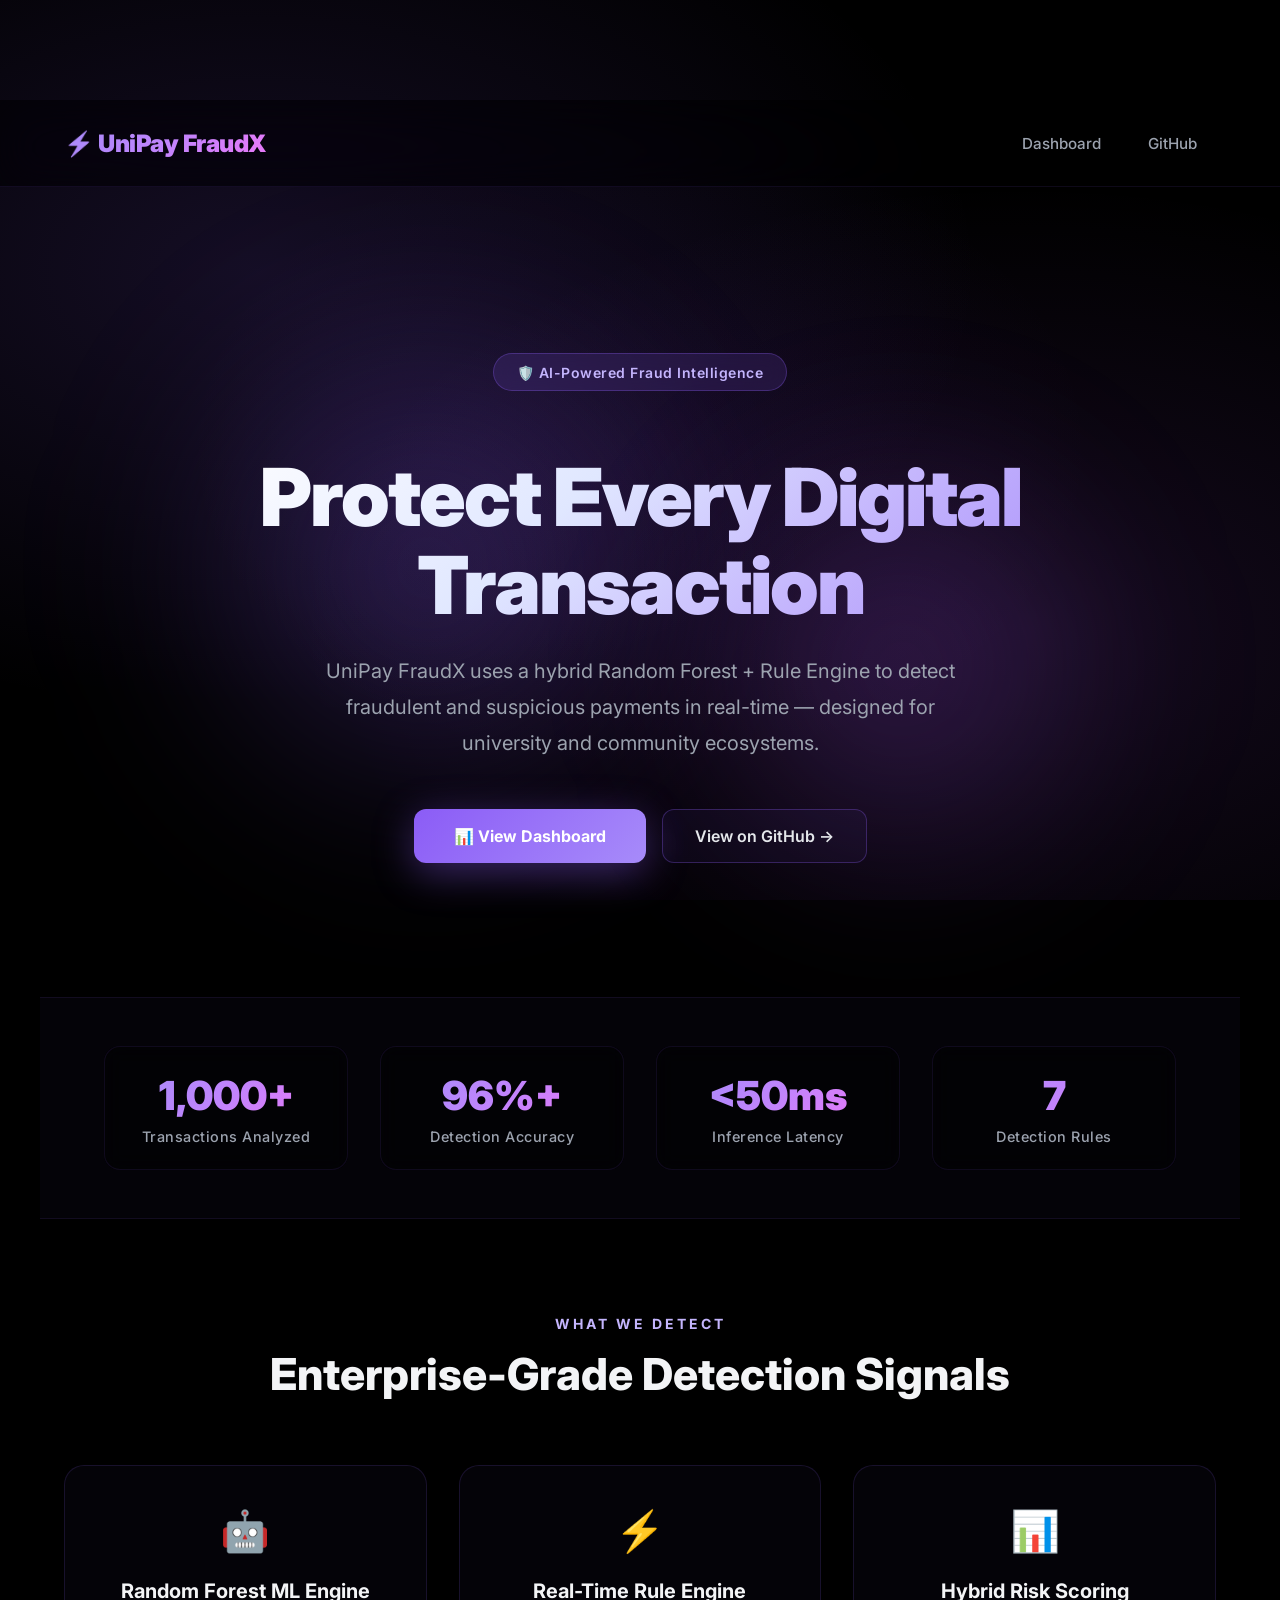
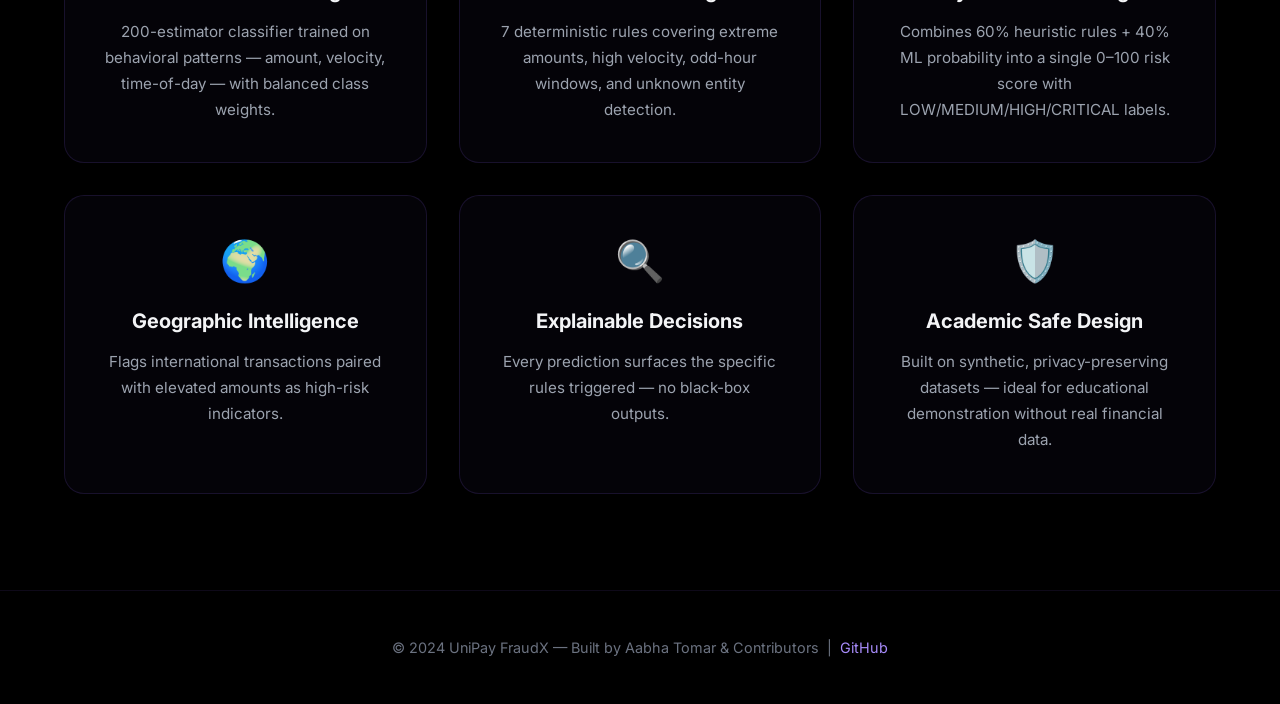
<file: templates/index.html>
<!DOCTYPE html>
<html lang="en">

<head>
    <meta charset="UTF-8">
    <meta name="viewport" content="width=device-width, initial-scale=1.0">
    <meta name="description" content="UniPay FraudX — AI-Powered Digital Payment Fraud Detection System for university and community ecosystems.">
    <title>UniPay FraudX — AI Fraud Detection</title>
    <link rel="preconnect" href="https://fonts.googleapis.com">
    <link href="https://fonts.googleapis.com/css2?family=Inter:wght@300;400;500;600;700;800;900&display=swap" rel="stylesheet">
    <link rel="stylesheet" href="/static/style.css">
    <style>
        * { 
            box-sizing: border-box; 
            margin: 0; 
            padding: 0; 
        }
        
        body {
            font-family: 'Inter', -apple-system, BlinkMacSystemFont, 'Segoe UI', sans-serif;
            background: #000000;
            color: #e5e7eb;
            min-height: 100vh;
            overflow-x: hidden;
            position: relative;
        }

        /* Animated gradient background */
        body::before {
            content: '';
            position: fixed;
            top: 0;
            left: 0;
            width: 100%;
            height: 100%;
            background: 
                radial-gradient(ellipse at 20% 30%, rgba(139, 92, 246, 0.15) 0%, transparent 50%),
                radial-gradient(ellipse at 80% 70%, rgba(168, 85, 247, 0.12) 0%, transparent 50%),
                radial-gradient(ellipse at 50% 50%, rgba(124, 58, 237, 0.08) 0%, transparent 50%);
            z-index: 0;
            animation: gradient-shift 15s ease infinite;
        }

        @keyframes gradient-shift {
            0%, 100% { opacity: 1; }
            50% { opacity: 0.8; }
        }

        /* ── Navbar ── */
        .navbar {
            display: flex;
            align-items: center;
            justify-content: space-between;
            padding: 1.5rem 5%;
            background: rgba(0, 0, 0, 0.6);
            backdrop-filter: blur(20px) saturate(180%);
            border-bottom: 1px solid rgba(139, 92, 246, 0.1);
            position: sticky;
            top: 0;
            z-index: 1000;
            transition: all 0.3s ease;
        }

        .navbar:hover {
            background: rgba(0, 0, 0, 0.75);
            border-bottom-color: rgba(139, 92, 246, 0.2);
        }

        .navbar-brand {
            font-size: 1.5rem;
            font-weight: 900;
            background: linear-gradient(135deg, #a78bfa 0%, #c084fc 50%, #e879f9 100%);
            -webkit-background-clip: text;
            -webkit-text-fill-color: transparent;
            background-clip: text;
            text-decoration: none;
            letter-spacing: -0.5px;
            transition: transform 0.3s ease;
        }

        .navbar-brand:hover {
            transform: scale(1.05);
        }

        .navbar-links {
            display: flex;
            gap: 0.5rem;
        }

        .navbar-links a {
            color: #9ca3af;
            text-decoration: none;
            font-size: 0.95rem;
            font-weight: 500;
            padding: 0.6rem 1.2rem;
            border-radius: 8px;
            transition: all 0.3s ease;
            position: relative;
        }

        .navbar-links a::before {
            content: '';
            position: absolute;
            bottom: 0;
            left: 50%;
            width: 0;
            height: 2px;
            background: linear-gradient(90deg, #a78bfa, #c084fc);
            transform: translateX(-50%);
            transition: width 0.3s ease;
        }

        .navbar-links a:hover {
            color: #e5e7eb;
            background: rgba(139, 92, 246, 0.1);
        }

        .navbar-links a:hover::before {
            width: 60%;
        }

        /* Mobile menu toggle */
        .mobile-menu-toggle {
            display: none;
            flex-direction: column;
            gap: 5px;
            cursor: pointer;
            padding: 0.5rem;
        }

        .mobile-menu-toggle span {
            width: 25px;
            height: 2px;
            background: #a78bfa;
            transition: all 0.3s ease;
        }

        /* ── Hero Section ── */
        .hero {
            min-height: 90vh;
            display: flex;
            align-items: center;
            justify-content: center;
            text-align: center;
            padding: 6rem 5% 4rem;
            position: relative;
            z-index: 1;
        }

        /* Animated gradient orbs */
        .hero::before,
        .hero::after {
            content: '';
            position: absolute;
            border-radius: 50%;
            filter: blur(80px);
            animation: float 8s ease-in-out infinite;
            z-index: -1;
        }

        .hero::before {
            width: 600px;
            height: 600px;
            background: radial-gradient(circle, rgba(139, 92, 246, 0.3) 0%, transparent 70%);
            top: 10%;
            left: 10%;
            animation-delay: 0s;
        }

        .hero::after {
            width: 500px;
            height: 500px;
            background: radial-gradient(circle, rgba(168, 85, 247, 0.25) 0%, transparent 70%);
            bottom: 10%;
            right: 10%;
            animation-delay: 2s;
        }

        @keyframes float {
            0%, 100% { 
                transform: translate(0, 0) scale(1);
                opacity: 0.8;
            }
            50% { 
                transform: translate(30px, -30px) scale(1.1);
                opacity: 1;
            }
        }

        .hero-content {
            position: relative;
            z-index: 2;
            max-width: 900px;
            animation: fadeInUp 1s ease-out;
        }

        @keyframes fadeInUp {
            from {
                opacity: 0;
                transform: translateY(30px);
            }
            to {
                opacity: 1;
                transform: translateY(0);
            }
        }

        .hero-badge {
            display: inline-flex;
            align-items: center;
            gap: 0.5rem;
            background: rgba(139, 92, 246, 0.15);
            border: 1px solid rgba(139, 92, 246, 0.3);
            color: #c4b5fd;
            padding: 0.6rem 1.4rem;
            border-radius: 50px;
            font-size: 0.875rem;
            font-weight: 600;
            letter-spacing: 0.5px;
            margin-bottom: 2rem;
            backdrop-filter: blur(10px);
            transition: all 0.3s ease;
            animation: fadeInUp 1s ease-out 0.2s both;
        }

        .hero-badge:hover {
            background: rgba(139, 92, 246, 0.25);
            border-color: rgba(139, 92, 246, 0.5);
            transform: translateY(-2px);
        }

        .hero h1 {
            font-size: clamp(2.5rem, 7vw, 5rem);
            font-weight: 900;
            line-height: 1.1;
            margin-bottom: 1.5rem;
            background: linear-gradient(135deg, #ffffff 0%, #e0e7ff 40%, #c4b5fd 70%, #a78bfa 100%);
            -webkit-background-clip: text;
            -webkit-text-fill-color: transparent;
            background-clip: text;
            letter-spacing: -2px;
            animation: fadeInUp 1s ease-out 0.4s both;
        }

        .hero p {
            font-size: clamp(1rem, 2vw, 1.25rem);
            color: #9ca3af;
            line-height: 1.8;
            margin-bottom: 3rem;
            max-width: 650px;
            margin-left: auto;
            margin-right: auto;
            font-weight: 400;
            animation: fadeInUp 1s ease-out 0.6s both;
        }

        .hero-cta-group {
            display: flex;
            gap: 1rem;
            justify-content: center;
            flex-wrap: wrap;
            animation: fadeInUp 1s ease-out 0.8s both;
        }

        .hero-cta {
            display: inline-flex;
            align-items: center;
            gap: 0.5rem;
            background: linear-gradient(135deg, #8b5cf6 0%, #a78bfa 100%);
            color: white;
            text-decoration: none;
            padding: 1rem 2.5rem;
            border-radius: 12px;
            font-weight: 700;
            font-size: 1rem;
            box-shadow: 0 10px 40px rgba(139, 92, 246, 0.4);
            transition: all 0.3s ease;
            position: relative;
            overflow: hidden;
        }

        .hero-cta::before {
            content: '';
            position: absolute;
            top: 0;
            left: -100%;
            width: 100%;
            height: 100%;
            background: linear-gradient(90deg, transparent, rgba(255, 255, 255, 0.2), transparent);
            transition: left 0.5s ease;
        }

        .hero-cta:hover::before {
            left: 100%;
        }

        .hero-cta:hover {
            transform: translateY(-3px);
            box-shadow: 0 15px 50px rgba(139, 92, 246, 0.5);
        }

        .hero-cta:active {
            transform: translateY(-1px);
        }

        .hero-cta-secondary {
            display: inline-flex;
            align-items: center;
            gap: 0.5rem;
            color: #e5e7eb;
            text-decoration: none;
            padding: 1rem 2rem;
            border-radius: 12px;
            font-weight: 600;
            font-size: 1rem;
            border: 1px solid rgba(139, 92, 246, 0.3);
            background: rgba(139, 92, 246, 0.05);
            backdrop-filter: blur(10px);
            transition: all 0.3s ease;
        }

        .hero-cta-secondary:hover {
            background: rgba(139, 92, 246, 0.15);
            border-color: rgba(139, 92, 246, 0.5);
            transform: translateY(-3px);
        }

        /* ── Stats Bar ── */
        .stats-bar {
            background: rgba(139, 92, 246, 0.03);
            border-top: 1px solid rgba(139, 92, 246, 0.1);
            border-bottom: 1px solid rgba(139, 92, 246, 0.1);
            padding: 3rem 5%;
            display: grid;
            grid-template-columns: repeat(auto-fit, minmax(200px, 1fr));
            gap: 2rem;
            max-width: 1200px;
            margin: 0 auto;
            position: relative;
            z-index: 1;
        }

        .stat-item {
            text-align: center;
            padding: 1.5rem;
            border-radius: 16px;
            background: rgba(0, 0, 0, 0.3);
            backdrop-filter: blur(10px);
            border: 1px solid rgba(139, 92, 246, 0.1);
            transition: all 0.3s ease;
        }

        .stat-item:hover {
            background: rgba(139, 92, 246, 0.08);
            border-color: rgba(139, 92, 246, 0.3);
            transform: translateY(-5px);
        }

        .stat-value {
            font-size: clamp(2rem, 4vw, 2.5rem);
            font-weight: 900;
            background: linear-gradient(135deg, #a78bfa 0%, #c084fc 50%, #e879f9 100%);
            -webkit-background-clip: text;
            -webkit-text-fill-color: transparent;
            background-clip: text;
            margin-bottom: 0.5rem;
            display: block;
        }

        .stat-label {
            font-size: 0.9rem;
            color: #9ca3af;
            font-weight: 500;
            letter-spacing: 0.5px;
        }

        /* ── Features Section ── */
        .features-section {
            padding: 6rem 5%;
            max-width: 1300px;
            margin: 0 auto;
            position: relative;
            z-index: 1;
        }

        .section-label {
            text-align: center;
            font-size: 0.875rem;
            font-weight: 700;
            color: #c4b5fd;
            letter-spacing: 3px;
            text-transform: uppercase;
            margin-bottom: 1rem;
            animation: fadeInUp 1s ease-out;
        }

        .section-title {
            text-align: center;
            font-size: clamp(2rem, 4vw, 2.75rem);
            font-weight: 800;
            color: #f3f4f6;
            margin-bottom: 4rem;
            line-height: 1.2;
            animation: fadeInUp 1s ease-out 0.2s both;
        }

        .features-grid {
            display: grid;
            grid-template-columns: repeat(auto-fit, minmax(300px, 1fr));
            gap: 2rem;
        }

        .feature-card {
            background: rgba(139, 92, 246, 0.03);
            border: 1px solid rgba(139, 92, 246, 0.15);
            border-radius: 20px;
            padding: 2.5rem;
            transition: all 0.4s cubic-bezier(0.4, 0, 0.2, 1);
            position: relative;
            overflow: hidden;
            backdrop-filter: blur(10px);
        }

        .feature-card::before {
            content: '';
            position: absolute;
            top: 0;
            left: 0;
            width: 100%;
            height: 100%;
            background: linear-gradient(135deg, rgba(139, 92, 246, 0.1) 0%, transparent 100%);
            opacity: 0;
            transition: opacity 0.4s ease;
        }

        .feature-card:hover::before {
            opacity: 1;
        }

        .feature-card:hover {
            background: rgba(139, 92, 246, 0.08);
            border-color: rgba(139, 92, 246, 0.4);
            transform: translateY(-8px);
            box-shadow: 0 20px 60px rgba(139, 92, 246, 0.2);
        }

        .feature-icon {
            font-size: 2.5rem;
            margin-bottom: 1.5rem;
            display: block;
            transition: transform 0.3s ease;
        }

        .feature-card:hover .feature-icon {
            transform: scale(1.1) rotate(5deg);
        }

        .feature-card h3 {
            font-size: 1.25rem;
            font-weight: 700;
            color: #f3f4f6;
            margin-bottom: 1rem;
            position: relative;
            z-index: 1;
        }

        .feature-card p {
            font-size: 0.95rem;
            color: #9ca3af;
            line-height: 1.7;
            position: relative;
            z-index: 1;
        }

        /* ── Footer ── */
        footer {
            text-align: center;
            padding: 3rem 5%;
            color: #6b7280;
            font-size: 0.9rem;
            border-top: 1px solid rgba(139, 92, 246, 0.1);
            background: rgba(0, 0, 0, 0.3);
            backdrop-filter: blur(10px);
            position: relative;
            z-index: 1;
        }

        footer a {
            color: #a78bfa;
            text-decoration: none;
            transition: color 0.3s ease;
        }

        footer a:hover {
            color: #c4b5fd;
        }

        /* ── Responsive Design ── */
        @media (max-width: 768px) {
            .navbar {
                padding: 1rem 5%;
            }

            .navbar-brand {
                font-size: 1.25rem;
            }

            .navbar-links {
                display: none;
                position: absolute;
                top: 100%;
                left: 0;
                right: 0;
                background: rgba(0, 0, 0, 0.95);
                backdrop-filter: blur(20px);
                flex-direction: column;
                padding: 1rem;
                border-bottom: 1px solid rgba(139, 92, 246, 0.2);
            }

            .navbar-links.active {
                display: flex;
            }

            .navbar-links a {
                padding: 1rem;
                text-align: center;
            }

            .mobile-menu-toggle {
                display: flex;
            }

            .hero {
                min-height: 80vh;
                padding: 4rem 5% 3rem;
            }

            .hero::before,
            .hero::after {
                width: 300px;
                height: 300px;
            }

            .hero-cta-group {
                flex-direction: column;
                align-items: stretch;
            }

            .hero-cta,
            .hero-cta-secondary {
                width: 100%;
                justify-content: center;
            }

            .stats-bar {
                grid-template-columns: repeat(2, 1fr);
                gap: 1rem;
                padding: 2rem 5%;
            }

            .features-grid {
                grid-template-columns: 1fr;
                gap: 1.5rem;
            }

            .features-section {
                padding: 4rem 5%;
            }
        }

        @media (max-width: 480px) {
            .hero h1 {
                letter-spacing: -1px;
            }

            .stats-bar {
                grid-template-columns: 1fr;
            }

            .feature-card {
                padding: 2rem;
            }
        }

        /* Smooth scrolling */
        html {
            scroll-behavior: smooth;
        }

        /* Selection color */
        ::selection {
            background: rgba(139, 92, 246, 0.3);
            color: #ffffff;
        }
    </style>
</head>

<body>

    <nav class="navbar">
        <a href="/" class="navbar-brand">⚡ UniPay FraudX</a>
        <div class="mobile-menu-toggle" onclick="toggleMobileMenu()">
            <span></span>
            <span></span>
            <span></span>
        </div>
        <div class="navbar-links" id="navbarLinks">
            <a href="/dashboard">Dashboard</a>
            <a href="https://github.com/Aabhaaatomar/UniPay-FraudX-" target="_blank">GitHub</a>
        </div>
    </nav>

    <section class="hero">
        <div class="hero-content">
            <div class="hero-badge">🛡️ AI-Powered Fraud Intelligence</div>
            <h1>Protect Every Digital Transaction</h1>
            <p>
                UniPay FraudX uses a hybrid Random Forest + Rule Engine to detect fraudulent
                and suspicious payments in real-time — designed for university and community ecosystems.
            </p>
            <div class="hero-cta-group">
                <a href="/dashboard" class="hero-cta">📊 View Dashboard</a>
                <a href="https://github.com/Aabhaaatomar/UniPay-FraudX-" class="hero-cta-secondary" target="_blank">View on GitHub →</a>
            </div>
        </div>
    </section>

    <div class="stats-bar">
        <div class="stat-item">
            <span class="stat-value">1,000+</span>
            <div class="stat-label">Transactions Analyzed</div>
        </div>
        <div class="stat-item">
            <span class="stat-value">96%+</span>
            <div class="stat-label">Detection Accuracy</div>
        </div>
        <div class="stat-item">
            <span class="stat-value">&lt;50ms</span>
            <div class="stat-label">Inference Latency</div>
        </div>
        <div class="stat-item">
            <span class="stat-value">7</span>
            <div class="stat-label">Detection Rules</div>
        </div>
    </div>

    <section class="features-section">
        <div class="section-label">What We Detect</div>
        <div class="section-title">Enterprise-Grade Detection Signals</div>

        <div class="features-grid">
            <div class="feature-card">
                <span class="feature-icon">🤖</span>
                <h3>Random Forest ML Engine</h3>
                <p>200-estimator classifier trained on behavioral patterns — amount, velocity, time-of-day — with balanced class weights.</p>
            </div>
            <div class="feature-card">
                <span class="feature-icon">⚡</span>
                <h3>Real-Time Rule Engine</h3>
                <p>7 deterministic rules covering extreme amounts, high velocity, odd-hour windows, and unknown entity detection.</p>
            </div>
            <div class="feature-card">
                <span class="feature-icon">📊</span>
                <h3>Hybrid Risk Scoring</h3>
                <p>Combines 60% heuristic rules + 40% ML probability into a single 0–100 risk score with LOW/MEDIUM/HIGH/CRITICAL labels.</p>
            </div>
            <div class="feature-card">
                <span class="feature-icon">🌍</span>
                <h3>Geographic Intelligence</h3>
                <p>Flags international transactions paired with elevated amounts as high-risk indicators.</p>
            </div>
            <div class="feature-card">
                <span class="feature-icon">🔍</span>
                <h3>Explainable Decisions</h3>
                <p>Every prediction surfaces the specific rules triggered — no black-box outputs.</p>
            </div>
            <div class="feature-card">
                <span class="feature-icon">🛡️</span>
                <h3>Academic Safe Design</h3>
                <p>Built on synthetic, privacy-preserving datasets — ideal for educational demonstration without real financial data.</p>
            </div>
        </div>
    </section>

    <footer>
        &copy; 2024 UniPay FraudX — Built by Aabha Tomar &amp; Contributors &nbsp;|&nbsp;
        <a href="https://github.com/Aabhaaatomar/UniPay-FraudX-">GitHub</a>
    </footer>

    <script>
        function toggleMobileMenu() {
            const navbarLinks = document.getElementById('navbarLinks');
            navbarLinks.classList.toggle('active');
        }

        // Close mobile menu when clicking outside
        document.addEventListener('click', function(event) {
            const navbar = document.querySelector('.navbar');
            const navbarLinks = document.getElementById('navbarLinks');
            const toggle = document.querySelector('.mobile-menu-toggle');
            
            if (!navbar.contains(event.target)) {
                navbarLinks.classList.remove('active');
            }
        });

        // Smooth scroll for anchor links
        document.querySelectorAll('a[href^="#"]').forEach(anchor => {
            anchor.addEventListener('click', function (e) {
                e.preventDefault();
                const target = document.querySelector(this.getAttribute('href'));
                if (target) {
                    target.scrollIntoView({
                        behavior: 'smooth',
                        block: 'start'
                    });
                }
            });
        });
    </script>

</body>
</html>
</file>
<file: static/style.css>
/* ================================
   UniPay FraudX Dashboard Styling
   ================================ */

body {
    font-family: Arial, sans-serif;
    background: #f4f6fb;
    margin: 0;
    padding: 0;
    text-align: center;
}

/* Headings */
h1 {
    color: #1a3d7c;
    margin-top: 30px;
    font-size: 42px;
}

p {
    font-size: 18px;
    color: #444;
}

/* Navigation Bar */
.nav {
    margin: 20px 0;
}

.nav a {
    text-decoration: none;
    margin: 0 15px;
    font-weight: bold;
    font-size: 16px;
    color: #1a3d7c;
    padding: 8px 15px;
    border-radius: 8px;
    background: white;
    box-shadow: 0px 2px 6px rgba(0, 0, 0, 0.1);
}

.nav a:hover {
    background: #1a3d7c;
    color: white;
}

/* Table Styling */
table {
    margin: 30px auto;
    width: 85%;
    border-collapse: collapse;
    background: white;
    border-radius: 12px;
    overflow: hidden;
    box-shadow: 0px 4px 12px rgba(0, 0, 0, 0.15);
}

th {
    background: #1a3d7c;
    color: white;
    padding: 14px;
    font-size: 16px;
}

td {
    padding: 12px;
    border-bottom: 1px solid #eee;
    font-size: 15px;
}

/* Hover effect on rows */
tr:hover {
    background: #f1f7ff;
}

/* Status Labels */
.normal {
    color: green;
    font-weight: bold;
}

.suspicious {
    color: red;
    font-weight: bold;
}

/* Optional Badge Style */
.normal::before {
    content: "🟢 ";
}

.suspicious::before {
    content: "🔴 ";
}

/* Summary Box */
.summary {
    margin: 30px auto;
    width: 65%;
    padding: 18px;
    background: white;
    border-radius: 12px;
    box-shadow: 0px 4px 10px rgba(0, 0, 0, 0.12);
}

.summary h3 {
    color: #1a3d7c;
}

.summary p {
    font-size: 16px;
    color: #333;
}

.cards {
    display: flex;
    justify-content: center;
    gap: 20px;
    margin: 30px;
}

.card {
    background: white;
    padding: 20px;
    width: 220px;
    border-radius: 15px;
    box-shadow: 0px 4px 10px rgba(0, 0, 0, 0.1);
}

.chart-box {
    width: 40%;
    background: white;
    padding: 20px;
    margin: 20px;
    display: inline-block;
    border-radius: 12px;
}

.charts {
    text-align: center;
}

/* Landing Page Styling */
body {
    background: linear-gradient(135deg, #f7f1eb, #f3c6d3);
    text-align: center;
    padding-top: 100px;
    font-family: Arial, sans-serif;
}

.cta-btn {
    background: #e8a0bf;
    padding: 15px 30px;
    border-radius: 30px;
    font-size: 18px;
    color: white;
    text-decoration: none;
    display: inline-block;
    transition: 0.3s;
}

.cta-btn:hover {
    background: #d63384;
    transform: scale(1.05);
    box-shadow: 0 0 15px rgba(214, 51, 132, 0.6);
}

.features {
    display: flex;
    justify-content: center;
    gap: 20px;
    margin-top: 50px;
}

.box {
    background: white;
    padding: 20px;
    border-radius: 12px;
    width: 200px;
    box-shadow: 0 5px 15px rgba(0, 0, 0, 0.1);
    transition: 0.3s;
}

.box:hover {
    transform: translateY(-10px);
}
</file>
